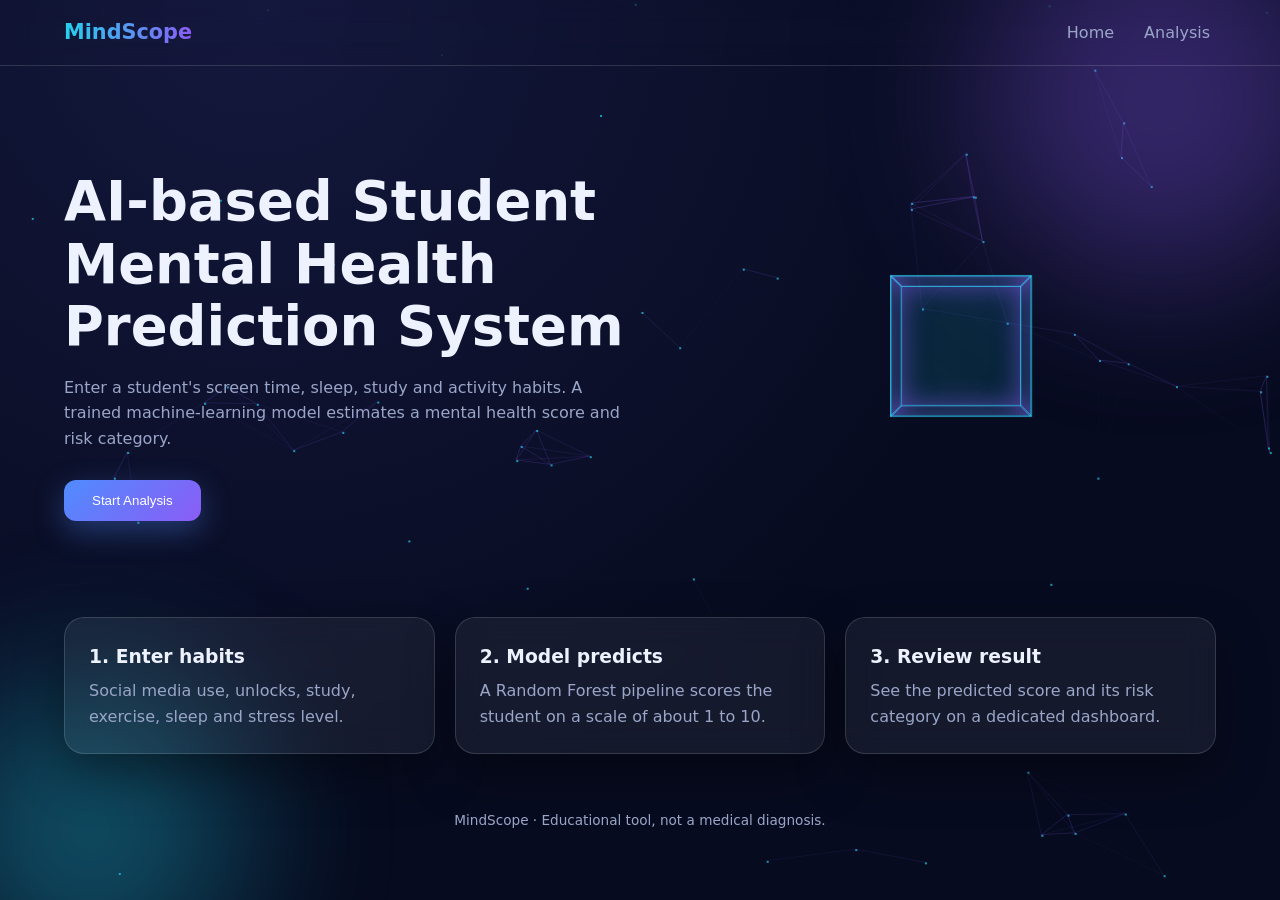
<file: index.html>
<!DOCTYPE html>
<html lang="en">
<head>
<meta charset="UTF-8">
<meta name="viewport" content="width=device-width, initial-scale=1">
<title>MindScope – Student Mental Health Prediction</title>
<link rel="stylesheet" href="style.css">
</head>
<body>
<canvas id="bg" aria-hidden="true"></canvas>
<div class="orb o1"></div><div class="orb o2"></div>

<header class="nav">
  <a class="brand" href="#" onclick="showHome();return false">MindScope</a>
  <nav><button class="link" onclick="showHome()">Home</button><button class="link" onclick="showAnalysis()">Analysis</button></nav>
</header>

<main>
<!-- PAGE 1: HOME -->
<section id="page-home" class="page active" aria-label="Home">
  <div class="hero">
    <div>
      <h1>AI-based Student Mental Health Prediction System</h1>
      <p class="lead">Enter a student's screen time, sleep, study and activity habits. A trained machine-learning model estimates a mental health score and risk category.</p>
      <button class="btn" onclick="showAnalysis()">Start Analysis</button>
    </div>
    <div class="scene" aria-hidden="true"><div class="cube"><i></i><i></i><i></i><i></i><i></i><i></i></div></div>
  </div>
  <div class="cards">
    <article class="glass tilt"><h3>1. Enter habits</h3><p>Social media use, unlocks, study, exercise, sleep and stress level.</p></article>
    <article class="glass tilt"><h3>2. Model predicts</h3><p>A Random Forest pipeline scores the student on a scale of about 1 to 10.</p></article>
    <article class="glass tilt"><h3>3. Review result</h3><p>See the predicted score and its risk category on a dedicated dashboard.</p></article>
  </div>
</section>

<!-- PAGE 2: ANALYSIS -->
<section id="page-analysis" class="page" aria-label="Analysis">
  <div class="glass panel">
    <div class="panel-header">
      <div>
        <h2>Student analysis</h2>
        <p class="muted">Fields marked * are required.</p>
      </div>
      <button class="btn-sample" id="sample-btn" type="button" onclick="fillSampleData()">⚡ Fill Sample Student</button>
    </div>
    <div id="error" class="error" role="alert" hidden></div>
    <form id="form" novalidate></form>
    <div class="actions">
      <button class="btn" id="analyze" type="submit" form="form">Analyze</button>
      <button class="btn ghost" id="reset" type="button">Clear</button>
    </div>
  </div>
  <div id="loader" class="loader" hidden>
    <div class="core"><span></span><span></span><span></span></div>
    <p>Analyzing student data...</p>
  </div>
</section>

<!-- PAGE 3: RESULT -->
<section id="page-result" class="page" aria-label="Result">
  <div style="text-align:center; margin-bottom: 20px;">
    <div id="engine-chip" class="engine-chip">
      <span class="dot"></span>
      <span id="engine-text">Live RandomForest Model Connected</span>
    </div>
    <h2>Mental Health Impact Assessment</h2>
  </div>

  <div class="results">
    <!-- Card 1: Score & Gauge -->
    <div class="glass tilt rcard">
      <h3>Predicted Score</h3>
      <div class="gauge">
        <svg viewBox="0 0 120 120">
          <circle cx="60" cy="60" r="52" class="track"/>
          <circle id="ring" cx="60" cy="60" r="52" class="fill"/>
        </svg>
        <b id="score">–</b>
      </div>
      <p class="muted">Scale: 1.0 (High Concern) to 10.0 (High Well-Being)</p>
    </div>

    <!-- Card 2: Risk & Status -->
    <div class="glass tilt rcard">
      <h3>Risk Category</h3>
      <div><span id="badge" class="badge">–</span></div>
      <h3 class="mt">Well-Being Status</h3>
      <div><span id="status" class="badge ok">–</span></div>
      <p id="status-desc" class="muted mt-sm">–</p>
    </div>

    <!-- Card 3: Habit Metrics Breakdown -->
    <div class="glass tilt rcard">
      <h3>Habit Breakdown</h3>
      <div class="metric-bars">
        <div class="metric-item">
          <div class="metric-item-head">
            <span>Social Media</span>
            <span id="metric-screen-val">–</span>
          </div>
          <div class="metric-track"><div id="metric-screen-bar" class="metric-val" style="width:0%"></div></div>
        </div>
        <div class="metric-item">
          <div class="metric-item-head">
            <span>Sleep Duration</span>
            <span id="metric-sleep-val">–</span>
          </div>
          <div class="metric-track"><div id="metric-sleep-bar" class="metric-val" style="width:0%"></div></div>
        </div>
        <div class="metric-item">
          <div class="metric-item-head">
            <span>Daily Study</span>
            <span id="metric-study-val">–</span>
          </div>
          <div class="metric-track"><div id="metric-study-bar" class="metric-val" style="width:0%"></div></div>
        </div>
        <div class="metric-item">
          <div class="metric-item-head">
            <span>Physical Activity</span>
            <span id="metric-activity-val">–</span>
          </div>
          <div class="metric-track"><div id="metric-activity-bar" class="metric-val" style="width:0%"></div></div>
        </div>
      </div>
    </div>

    <!-- Card 4: AI Recommendations & Insights -->
    <div class="glass rcard full-width">
      <h3>Personalized Recommendations & Lifestyle Insights</h3>
      <ul id="insights-list" class="insights-list">
        <li><span class="icon">💡</span><span>Loading recommendations...</span></li>
      </ul>
    </div>
  </div>

  <div class="actions center">
    <button class="btn" onclick="showAnalysis()">Analyze Again</button>
    <button class="btn ghost" onclick="showHome()">Back to Home</button>
  </div>
</section>
</main>

<footer>MindScope · Educational tool, not a medical diagnosis.</footer>
<script src="script.js"></script>
</body>
</html>
</file>
<file: style.css>
:root{--bg:#070b1f;--c1:#4f8cff;--c2:#8b5cf6;--c3:#22d3ee;--tx:#eef2ff;--mu:#9aa6c8;--gl:rgba(255,255,255,.06);--bd:rgba(255,255,255,.14)}
*{box-sizing:border-box;margin:0}
html,body{min-height:100%}
body{background:radial-gradient(circle at 20% 0,#14183d,var(--bg) 60%);color:var(--tx);font:16px/1.6 "Segoe UI",system-ui,sans-serif;overflow-x:hidden}
#bg{position:fixed;inset:0;z-index:0}
.orb{position:fixed;border-radius:50%;filter:blur(80px);opacity:.35;z-index:0;animation:float 12s ease-in-out infinite}
.o1{width:360px;height:360px;background:var(--c2);top:-80px;right:-60px}
.o2{width:300px;height:300px;background:var(--c3);bottom:-80px;left:-60px;animation-delay:-6s}
@keyframes float{50%{transform:translateY(40px)}}
.nav,main,footer{position:relative;z-index:1}
.nav{display:flex;justify-content:space-between;align-items:center;padding:16px 5vw;backdrop-filter:blur(12px);border-bottom:1px solid var(--bd)}
.brand{font-weight:700;font-size:1.3rem;color:var(--tx);text-decoration:none;background:linear-gradient(90deg,var(--c3),var(--c2));-webkit-background-clip:text;background-clip:text;color:transparent}
.link{background:none;border:0;color:var(--mu);font:inherit;margin-left:18px;cursor:pointer}.link:hover{color:var(--tx)}
main{padding:32px 5vw;min-height:80vh;perspective:1200px}
.page{display:none}
.page.active{display:block;animation:enter .22s ease both}
@keyframes enter{from{opacity:0;transform:translateY(12px)}to{opacity:1;transform:none}}
.hero{display:grid;grid-template-columns:1.2fr 1fr;gap:32px;align-items:center;min-height:55vh}
h1{font-size:clamp(2rem,4.5vw,3.4rem);line-height:1.15;margin-bottom:16px}
.lead{color:var(--mu);max-width:56ch;margin-bottom:28px}
.muted{color:var(--mu)}
.btn{background:linear-gradient(135deg,var(--c1),var(--c2));color:#fff;border:0;border-radius:12px;padding:13px 28px;font:600 1rem inherit;cursor:pointer;box-shadow:0 10px 30px rgba(79,140,255,.35);transition:transform .2s,box-shadow .2s}
.btn:hover:not(:disabled){transform:translateY(-3px);box-shadow:0 16px 40px rgba(139,92,246,.45)}
.btn:disabled{opacity:.55;cursor:not-allowed}
.btn.ghost{background:var(--gl);border:1px solid var(--bd);box-shadow:none}
.btn:focus-visible,input:focus-visible,select:focus-visible,.link:focus-visible{outline:2px solid var(--c3);outline-offset:2px}
.scene{perspective:800px;display:grid;place-items:center;height:280px}
.cube{width:130px;height:130px;position:relative;transform-style:preserve-3d;animation:spin 14s linear infinite}
.cube i{position:absolute;inset:0;border:1px solid var(--c3);background:rgba(34,211,238,.07);box-shadow:inset 0 0 30px rgba(139,92,246,.4)}
.cube i:nth-child(1){transform:translateZ(65px)}.cube i:nth-child(2){transform:rotateY(180deg) translateZ(65px)}
.cube i:nth-child(3){transform:rotateY(90deg) translateZ(65px)}.cube i:nth-child(4){transform:rotateY(-90deg) translateZ(65px)}
.cube i:nth-child(5){transform:rotateX(90deg) translateZ(65px)}.cube i:nth-child(6){transform:rotateX(-90deg) translateZ(65px)}
@keyframes spin{to{transform:rotateX(360deg) rotateY(360deg)}}
.glass{background:var(--gl);border:1px solid var(--bd);border-radius:20px;backdrop-filter:blur(16px);box-shadow:0 20px 50px rgba(0,0,0,.4);padding:24px}
.tilt{transition:transform .15s ease-out;transform-style:preserve-3d}
.cards{display:grid;grid-template-columns:repeat(auto-fit,minmax(220px,1fr));gap:20px;margin-top:24px}
.cards h3{margin-bottom:6px}.cards p{color:var(--mu)}
.panel{max-width:900px;margin:0 auto}
form{display:grid;grid-template-columns:1fr 1fr;gap:18px 24px;margin:18px 0}
.field{display:flex;flex-direction:column;gap:4px}
label{font-weight:600;font-size:.92rem}.req{color:var(--c3)}
small{color:var(--mu);font-size:.78rem}
input,select{background:rgba(7,11,31,.7);color:var(--tx);border:1px solid var(--bd);border-radius:10px;padding:10px 12px;font:inherit;width:100%}
input.bad,select.bad{border-color:#f87171}
.fe{color:#f87171;font-size:.78rem;min-height:1em}
.actions{display:flex;gap:14px;flex-wrap:wrap}.center{justify-content:center;margin-top:28px}
.error{background:rgba(248,113,113,.12);border:1px solid #f87171;border-radius:12px;padding:12px 16px;margin:12px 0}
.loader{position:fixed;inset:0;z-index:10;background:rgba(7,11,31,.88);display:grid;place-content:center;justify-items:center;gap:24px}
.loader[hidden]{display:none}
.core{width:110px;height:110px;position:relative}
.core span{position:absolute;inset:0;border-radius:50%;border:2px solid var(--c3);animation:pulse 2s ease-out infinite}
.core span:nth-child(2){animation-delay:.6s;border-color:var(--c2)}.core span:nth-child(3){animation-delay:1.2s;border-color:var(--c1)}
.core::after{content:"";position:absolute;inset:38px;border-radius:50%;background:var(--c3);box-shadow:0 0 40px var(--c3)}
@keyframes pulse{from{transform:scale(.3);opacity:1}to{transform:scale(1.3);opacity:0}}
.results{display:grid;grid-template-columns:repeat(auto-fit,minmax(280px,1fr));gap:24px;max-width:920px;margin:0 auto}
.rcard{text-align:center;padding:28px 24px}
.full-width{grid-column:1 / -1;text-align:left}
.panel-header{display:flex;justify-content:space-between;align-items:flex-start;flex-wrap:wrap;gap:12px;margin-bottom:12px}
.btn-sample{background:rgba(34,211,238,.08);border:1px dashed var(--c3);color:var(--tx);font:500 .85rem inherit;padding:8px 16px;border-radius:10px;cursor:pointer;transition:all .2s}
.btn-sample:hover{background:rgba(34,211,238,.18);transform:translateY(-1px);box-shadow:0 4px 14px rgba(34,211,238,.2)}
.engine-chip{display:inline-flex;align-items:center;gap:8px;padding:6px 16px;border-radius:999px;background:rgba(255,255,255,.04);border:1px solid var(--bd);font-size:.82rem;color:var(--mu);margin-bottom:18px}
.engine-chip .dot{width:8px;height:8px;border-radius:50%;background:#34d399;box-shadow:0 0 10px #34d399}
.gauge{position:relative;width:180px;height:180px;margin:16px auto 4px}
.gauge svg{transform:rotate(-90deg);width:100%}
.gauge circle{fill:none;stroke-width:9}.track{stroke:var(--bd)}
.fill{stroke:var(--c3);stroke-linecap:round;stroke-dasharray:327;stroke-dashoffset:327;transition:stroke-dashoffset .45s cubic-bezier(0.16, 1, 0.3, 1), stroke .25s ease;filter:drop-shadow(0 0 6px var(--c3))}
.gauge b{position:absolute;inset:0;display:grid;place-items:center;font-size:2.6rem;font-variant-numeric:tabular-nums}
.badge{display:inline-block;margin-top:12px;padding:8px 18px;border-radius:999px;font-weight:600;background:rgba(34,211,238,.15);border:1px solid var(--c3);color:var(--c3);box-shadow:0 0 15px rgba(34,211,238,.15)}
.badge.good{background:rgba(52,211,153,.15);border-color:#34d399;color:#34d399;box-shadow:0 0 15px rgba(52,211,153,.15)}
.badge.warn{background:rgba(251,191,36,.15);border-color:#fbbf24;color:#fbbf24;box-shadow:0 0 15px rgba(251,191,36,.15)}
.badge.risk{background:rgba(248,113,113,.15);border-color:#f87171;color:#f87171;box-shadow:0 0 15px rgba(248,113,113,.15)}
.badge.ok{background:rgba(79,140,255,.15);border-color:var(--c1);color:var(--tx);box-shadow:0 0 15px rgba(79,140,255,.15)}
.mt{margin-top:24px}
.mt-sm{margin-top:10px;font-size:.88rem;line-height:1.4}
.metric-bars{display:flex;flex-direction:column;gap:14px;margin-top:16px;text-align:left}
.metric-item{display:flex;flex-direction:column;gap:5px}
.metric-item-head{display:flex;justify-content:space-between;font-size:.84rem;color:var(--mu)}
.metric-track{height:8px;border-radius:4px;background:rgba(255,255,255,.08);overflow:hidden;position:relative}
.metric-val{height:100%;border-radius:4px;transition:width .4s cubic-bezier(0.16, 1, 0.3, 1);background:linear-gradient(90deg,var(--c1),var(--c3))}
.insights-list{list-style:none;padding:0;margin:16px 0 0;display:flex;flex-direction:column;gap:12px;text-align:left}
.insights-list li{display:flex;align-items:flex-start;gap:12px;padding:12px 16px;border-radius:12px;background:rgba(255,255,255,.03);border:1px solid rgba(255,255,255,.07);font-size:.92rem;line-height:1.5;color:var(--tx)}
.insights-list li .icon{font-size:1.25rem;flex-shrink:0}
footer{text-align:center;color:var(--mu);padding:24px;font-size:.85rem}
@media(max-width:768px){.hero{grid-template-columns:1fr}.scene{height:200px}form{grid-template-columns:1fr}.btn{width:100%}.full-width{grid-column:auto}}
@media(prefers-reduced-motion:reduce){*{animation:none!important;transition:none!important}}
</file>
